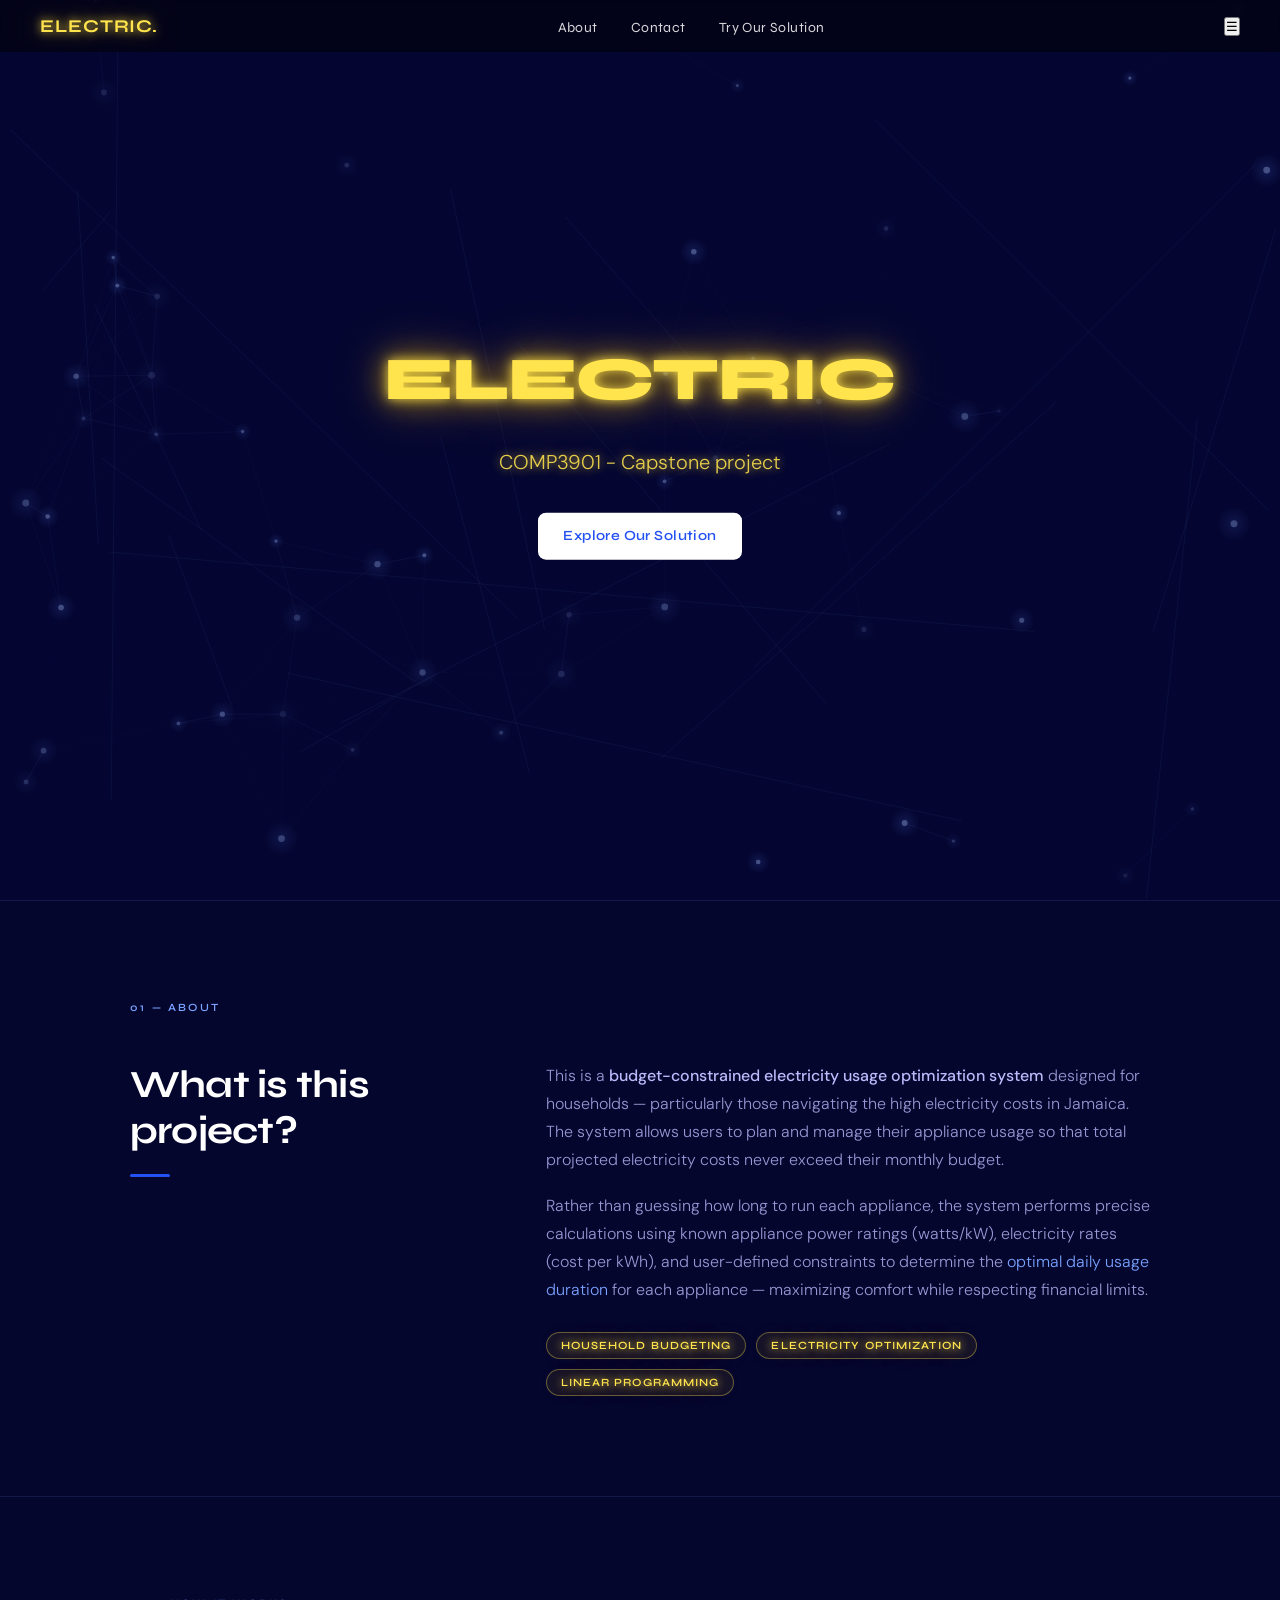
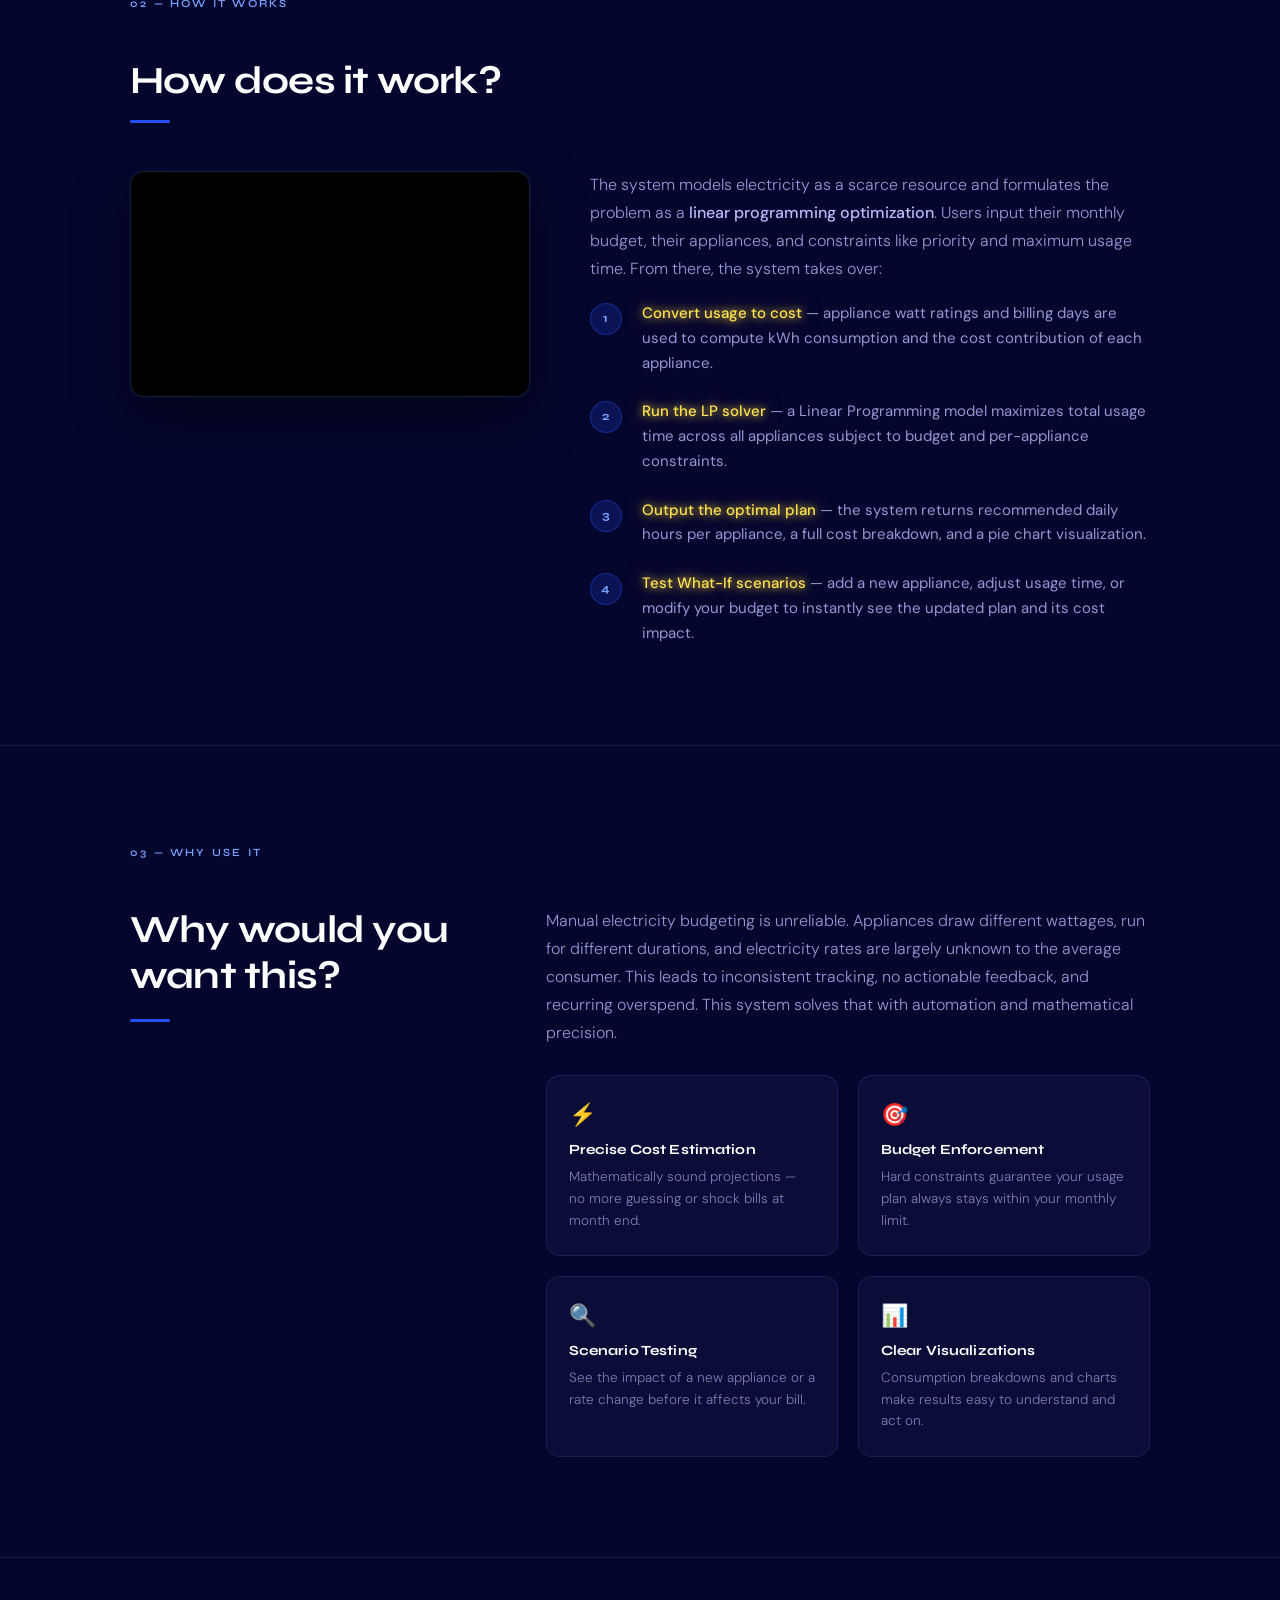
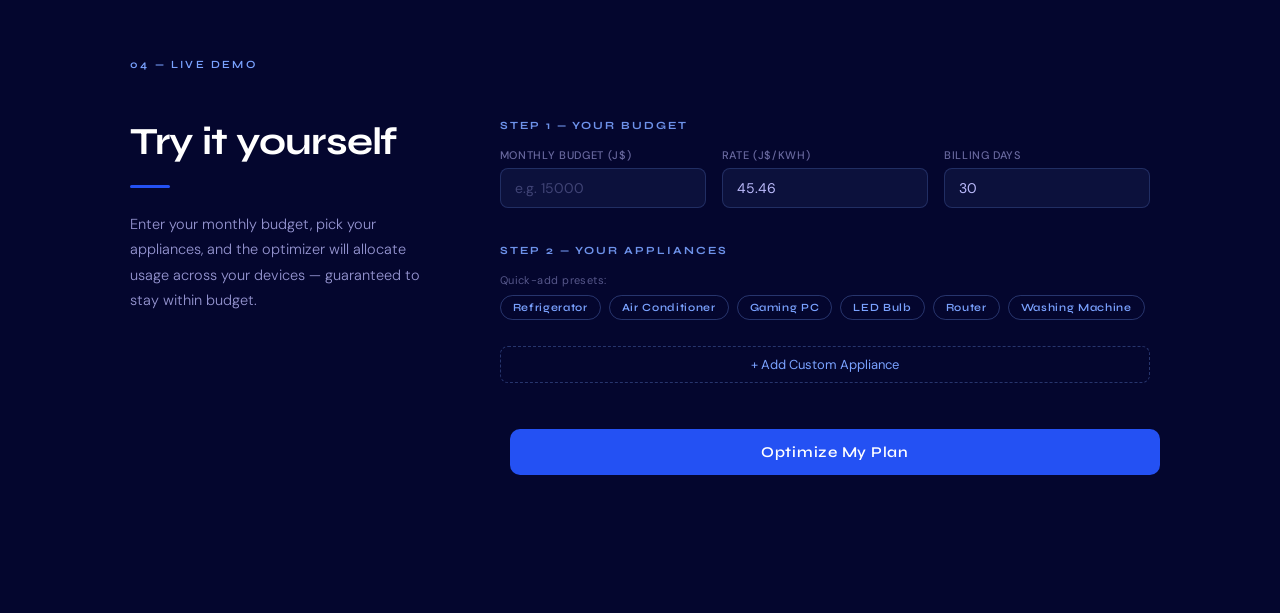
<file: index.html>
<!DOCTYPE html>
<html lang="en">
<head>
  <meta charset="UTF-8">
  <meta name="viewport" content="width=device-width, initial-scale=1.0">
  <title>ELECTRIC</title>
  <link rel="preconnect" href="https://fonts.googleapis.com">
  <link rel="preconnect" href="https://fonts.gstatic.com" crossorigin>
  <link href="https://fonts.googleapis.com/css2?family=Syne:wght@400;600;700;800&family=DM+Sans:ital,opsz,wght@0,9..40,300;0,9..40,400;0,9..40,500;1,9..40,300&display=swap" rel="stylesheet">
  <link rel="stylesheet" href="styles.css">
</head>

<body>

<!-- NAVBAR -->
<header class="navbar">
  <div class="nav-container">
    <div class="logo">ELECTRIC.</div>
    <nav class="nav-links">
      <a href="About.html">About</a>
      <a href="Contact.html">Contact</a>
      <a href="#demo">Try Our Solution</a>
    </nav>
    <button class="menu-toggle">☰</button>
  </div>
</header>

<!-- HERO -->
<section class="hero">
  <canvas id="heroCanvas" class="hero-canvas"></canvas>
  <div class="hero-overlay"></div>
  <div class="flux-wrap">
    <svg class="flux-svg"></svg>
  </div>
  <div class="hero-content">
    <h1 class="hero-title">ELECTRIC</h1>
    <p class="hero-text">COMP3901 - Capstone project</p>
    <div class="hero-buttons">
      <a href="#demo" class="btn secondary">Explore Our Solution</a>
    </div>
  </div>
</section>

<!-- ============================
     SECTION 1: ABOUT
     ============================ -->
<section class="info-section about-section reveal-section" id="about">
  <div class="section-inner">
    <div class="section-label">01 — About</div>
    <div class="section-grid">
      <div class="section-left">
        <h2 class="section-heading">What is this project?</h2>
        <div class="accent-bar"></div>
      </div>
      <div class="section-right">
        <p class="section-body">
          This is a <strong>budget-constrained electricity usage optimization system</strong> designed for households — particularly those navigating the high electricity costs in Jamaica. The system allows users to plan and manage their appliance usage so that total projected electricity costs never exceed their monthly budget.
        </p>
        <p class="section-body">
          Rather than guessing how long to run each appliance, the system performs precise calculations using known appliance power ratings (watts/kW), electricity rates (cost per kWh), and user-defined constraints to determine the <em>optimal daily usage duration</em> for each appliance — maximizing comfort while respecting financial limits.
        </p>
        <div class="tag-row">
          <span class="tag">Household Budgeting</span>
          <span class="tag">Electricity Optimization</span>
          <span class="tag">Linear Programming</span>
        </div>
      </div>
    </div>
  </div>
</section>

<!-- ============================
     SECTION 2: HOW IT WORKS
     ============================ -->
<section class="info-section how-section reveal-section" id="how-it-works">
  <div class="section-inner">
    <div class="section-label">02 — How It Works</div>
    <div class="section-heading-row">
      <h2 class="section-heading">How does it work?</h2>
      <div class="accent-bar"></div>
    </div>
    <div class="section-grid how-grid">
      <div class="how-video-col">
        <div class="how-video-wrap">
          <iframe
            class="how-video"
            src="https://www.youtube-nocookie.com/embed/bsLIeDRQrJo"
            frameborder="0"
            allowfullscreen
            allow="accelerometer; autoplay; clipboard-write; encrypted-media; gyroscope; picture-in-picture">
          </iframe>
        </div>
      </div>
      <div class="section-right">
        <p class="section-body">
          The system models electricity as a scarce resource and formulates the problem as a <strong>linear programming optimization</strong>. Users input their monthly budget, their appliances, and constraints like priority and maximum usage time. From there, the system takes over:
        </p>
        <ol class="steps-list">
          <li class="step-item">
            <span class="step-num">1</span>
            <div>
              <strong>Convert usage to cost</strong> — appliance watt ratings and billing days are used to compute kWh consumption and the cost contribution of each appliance.
            </div>
          </li>
          <li class="step-item">
            <span class="step-num">2</span>
            <div>
              <strong>Run the LP solver</strong> — a Linear Programming model maximizes total usage time across all appliances subject to budget and per-appliance constraints.
            </div>
          </li>
          <li class="step-item">
            <span class="step-num">3</span>
            <div>
              <strong>Output the optimal plan</strong> — the system returns recommended daily hours per appliance, a full cost breakdown, and a pie chart visualization.
            </div>
          </li>
          <li class="step-item">
            <span class="step-num">4</span>
            <div>
              <strong>Test What-If scenarios</strong> — add a new appliance, adjust usage time, or modify your budget to instantly see the updated plan and its cost impact.
            </div>
          </li>
        </ol>
      </div>
    </div>

  </div>
</section>

<!-- ============================
     SECTION 3: WHY USE IT
     ============================ -->
<section class="info-section why-section reveal-section" id="why">
  <div class="section-inner">
    <div class="section-label">03 — Why Use It</div>
    <div class="section-grid">
      <div class="section-left">
        <h2 class="section-heading">Why would you want this?</h2>
        <div class="accent-bar"></div>
      </div>
      <div class="section-right">
        <p class="section-body">
          Manual electricity budgeting is unreliable. Appliances draw different wattages, run for different durations, and electricity rates are largely unknown to the average consumer. This leads to inconsistent tracking, no actionable feedback, and recurring overspend. This system solves that with automation and mathematical precision.
        </p>
        <div class="benefits-grid">
          <div class="benefit-card">
            <div class="benefit-icon">⚡</div>
            <h4>Precise Cost Estimation</h4>
            <p>Mathematically sound projections — no more guessing or shock bills at month end.</p>
          </div>
          <div class="benefit-card">
            <div class="benefit-icon">🎯</div>
            <h4>Budget Enforcement</h4>
            <p>Hard constraints guarantee your usage plan always stays within your monthly limit.</p>
          </div>
          <div class="benefit-card">
            <div class="benefit-icon">🔍</div>
            <h4>Scenario Testing</h4>
            <p>See the impact of a new appliance or a rate change before it affects your bill.</p>
          </div>
          <div class="benefit-card">
            <div class="benefit-icon">📊</div>
            <h4>Clear Visualizations</h4>
            <p>Consumption breakdowns and charts make results easy to understand and act on.</p>
          </div>
        </div>
      </div>
    </div>
  </div>
</section>


<!-- ============================
     SECTION 4: INTERACTIVE DEMO
     ============================ -->
<section class="info-section demo-section reveal-section" id="demo">
  <div class="section-inner">
    <div class="section-label">04 &mdash; Live Demo</div>
    <div class="section-grid demo-full-grid">
      <div class="section-left">
        <h2 class="section-heading">Try it yourself</h2>
        <div class="accent-bar"></div>
        <p class="section-body demo-left-sub">Enter your monthly budget, pick your appliances, and the optimizer will allocate usage across your devices &mdash; guaranteed to stay within budget.</p>
      </div>
      <div class="section-right">

        <div class="demo-step" id="demo-step-1">
          <div class="demo-step-label">Step 1 &mdash; Your Budget</div>
          <div class="demo-budget-row">
            <div class="demo-field">
              <label>Monthly Budget (J$)</label>
              <input type="number" id="demo-budget" placeholder="e.g. 15000" min="1000" />
            </div>
            <div class="demo-field">
              <label>Rate (J$/kWh)</label>
              <input type="number" id="demo-rate" value="45.46" step="0.01" />
            </div>
            <div class="demo-field">
              <label>Billing Days</label>
              <input type="number" id="demo-days" value="30" min="1" max="31" />
            </div>
          </div>
        </div>

        <div class="demo-step" id="demo-step-2">
          <div class="demo-step-label">Step 2 &mdash; Your Appliances</div>
          <div class="demo-appliance-presets">
            <div class="demo-preset-label">Quick-add presets:</div>
            <div class="demo-preset-chips" id="demo-preset-chips"></div>
          </div>
          <div class="demo-appliance-list" id="demo-appliance-list"></div>
          <button class="demo-add-custom-btn" id="demo-add-custom">+ Add Custom Appliance</button>
        </div>

        <div class="demo-step demo-step-run">
          <button class="btn primary demo-run-btn" id="demo-run-btn">Optimize My Plan</button>
          <div class="demo-error" id="demo-error"></div>
        </div>

        <div class="demo-results" id="demo-results" style="display:none;">
          <div class="demo-results-header">
            <div class="demo-results-title">Optimized Allocation</div>
            <div class="demo-results-meta" id="demo-results-meta"></div>
          </div>
          <div class="demo-results-table-wrap">
            <table class="demo-results-table" id="demo-results-table"></table>
          </div>
          <div class="demo-chart-wrap">
            <canvas id="demo-pie-chart" width="260" height="260"></canvas>
            <div class="demo-chart-legend" id="demo-chart-legend"></div>
          </div>
          <div class="demo-whatif-section" id="demo-whatif">
            <div class="demo-step-label">What-If Scenario</div>
            <p class="demo-whatif-desc">See what happens if you use one more appliance than planned.</p>
            <div class="demo-whatif-row">
              <select id="whatif-appliance" class="demo-select"></select>
              <input type="number" id="whatif-extra" placeholder="Extra uses" min="1" class="demo-whatif-input" />
              <button class="btn primary demo-whatif-btn" id="demo-whatif-btn">Run Scenario</button>
            </div>
            <div class="demo-whatif-result" id="demo-whatif-result"></div>
          </div>
        </div>

      </div>
    </div>
  </div>
</section>

<script src="script.js"></script>
</body>
</html>
</file>
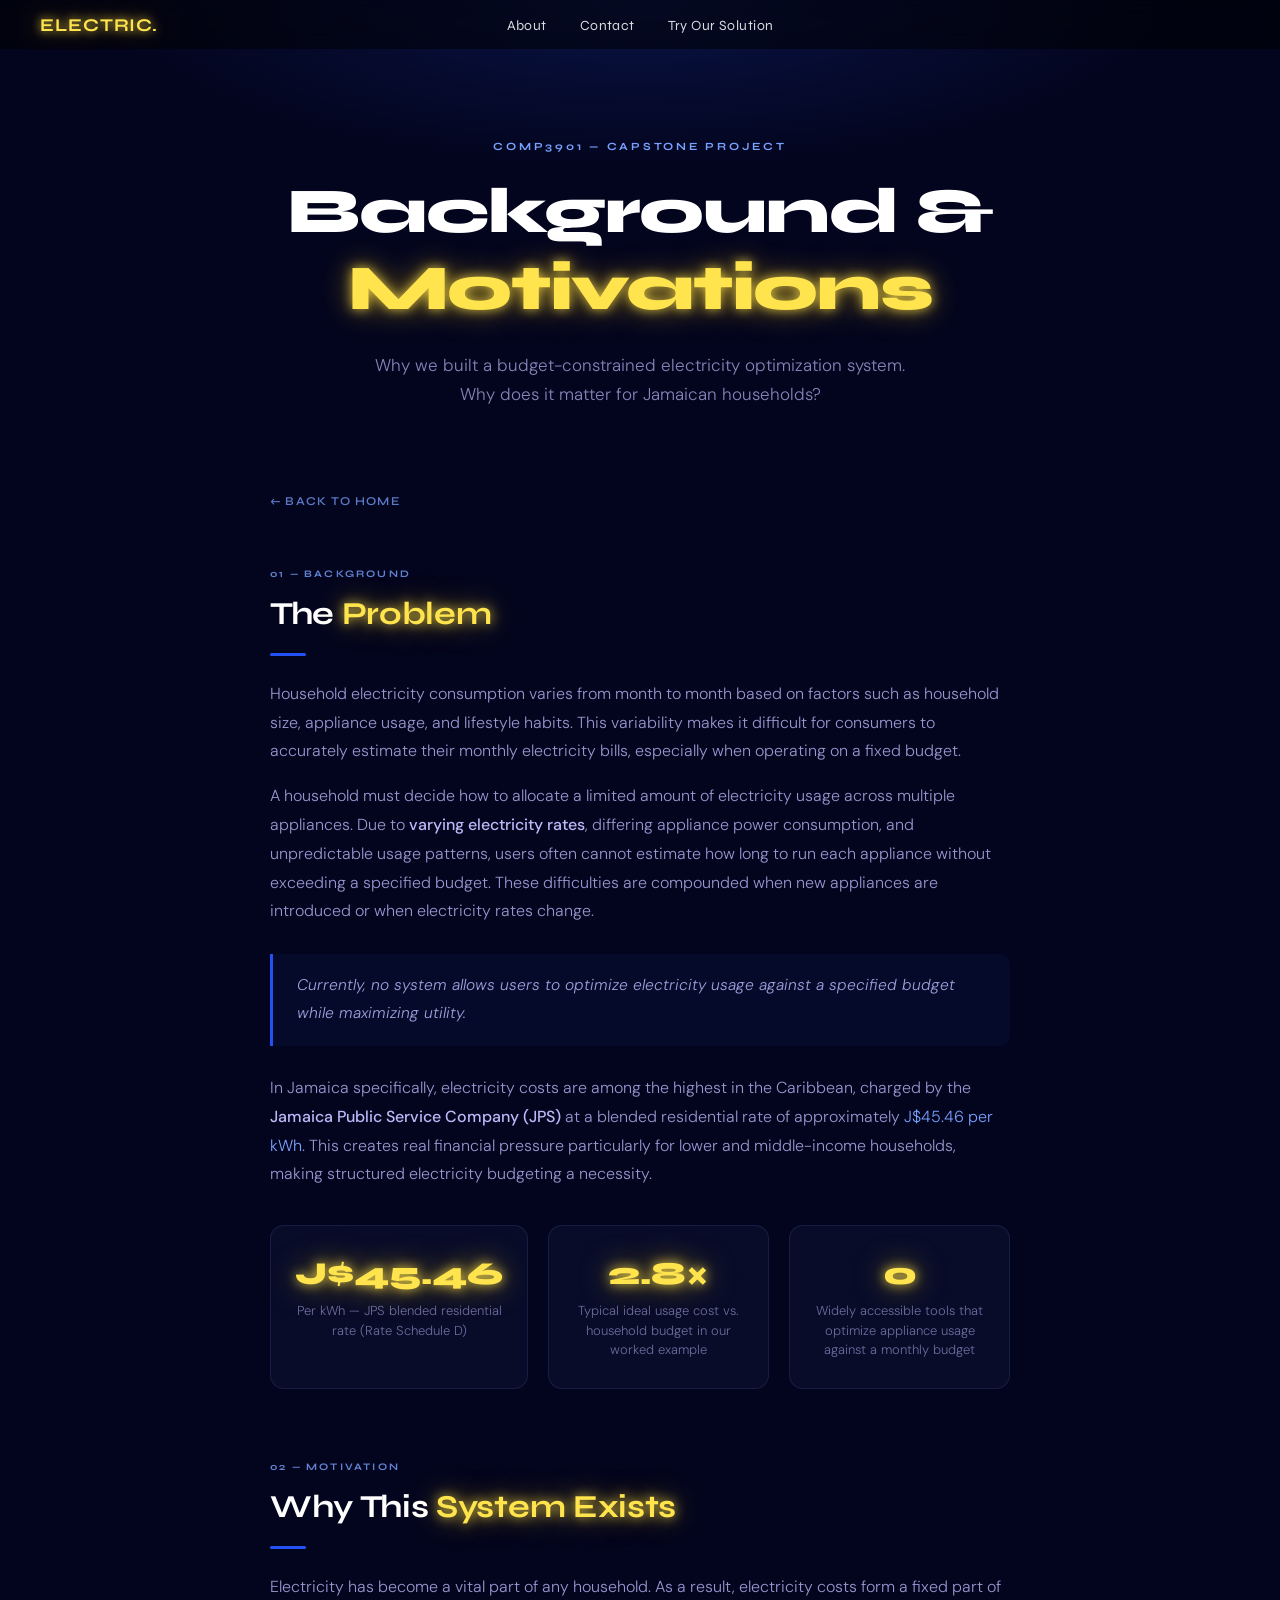
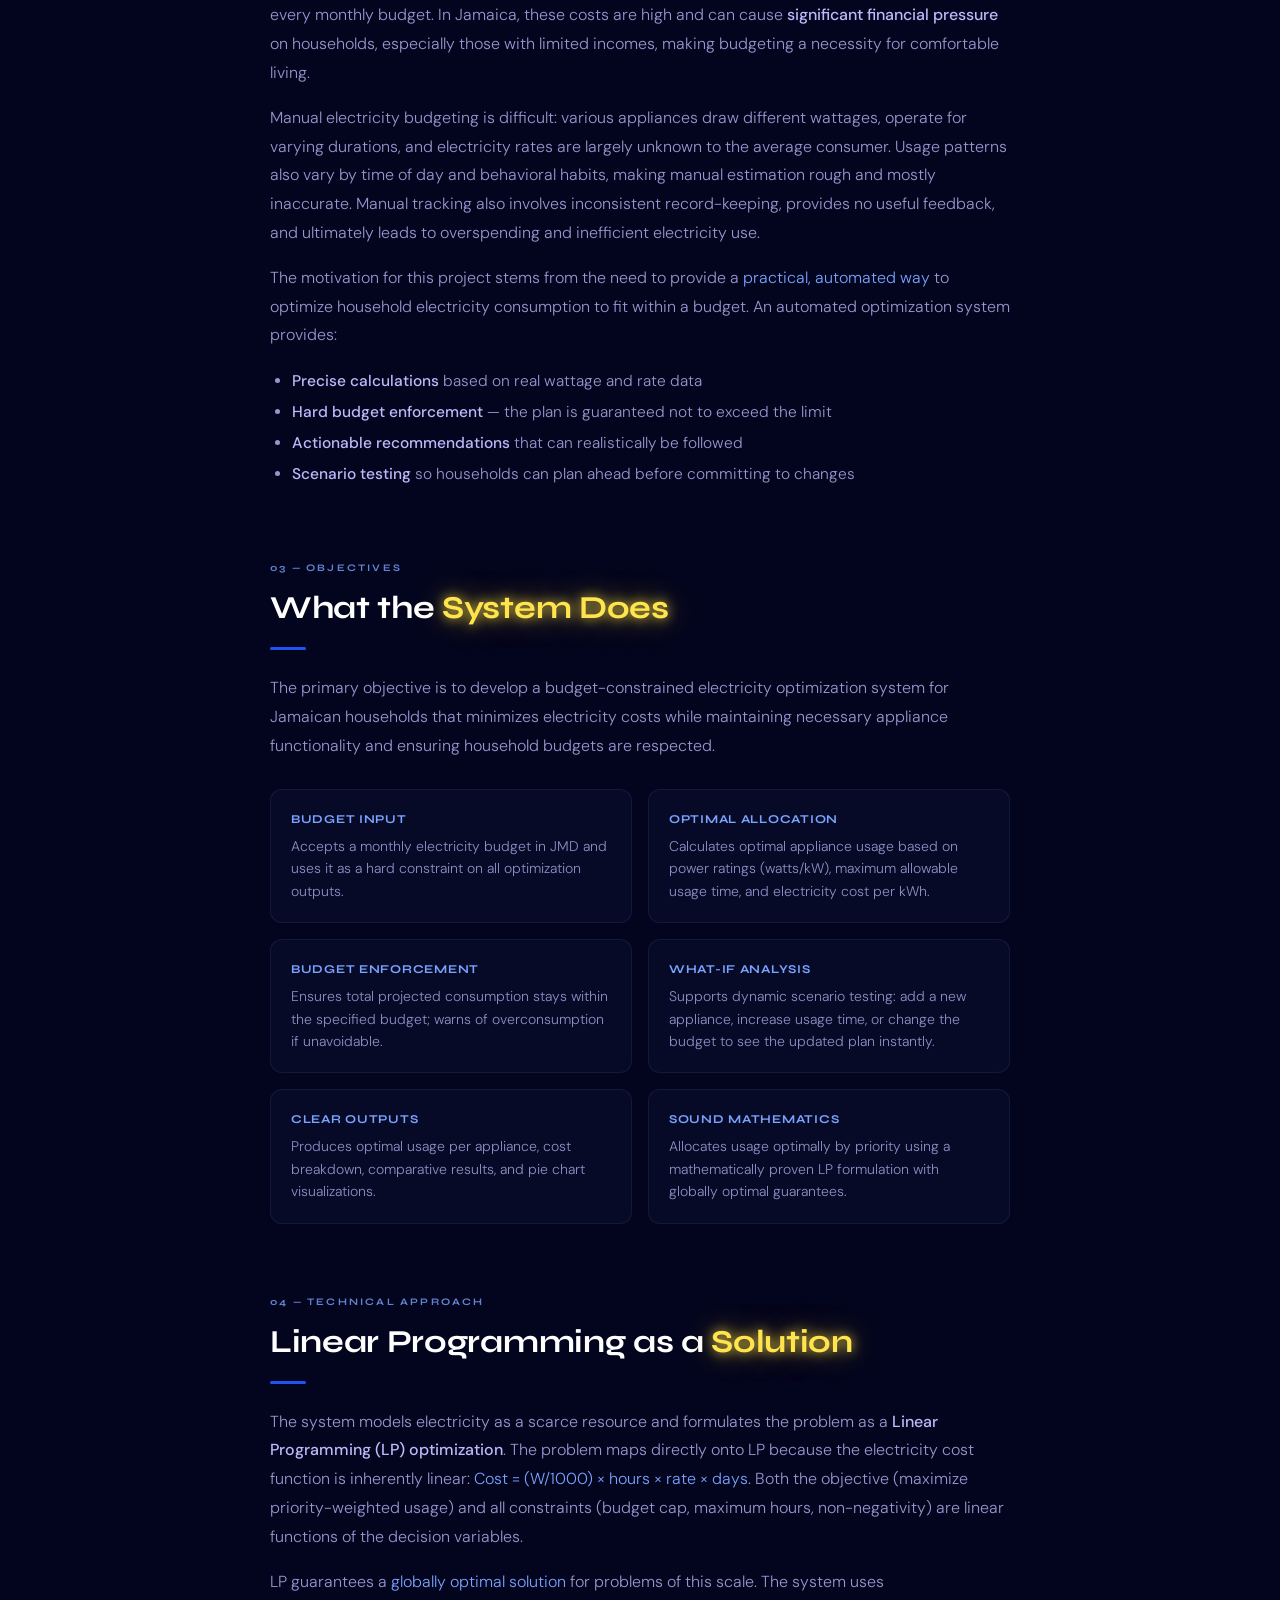
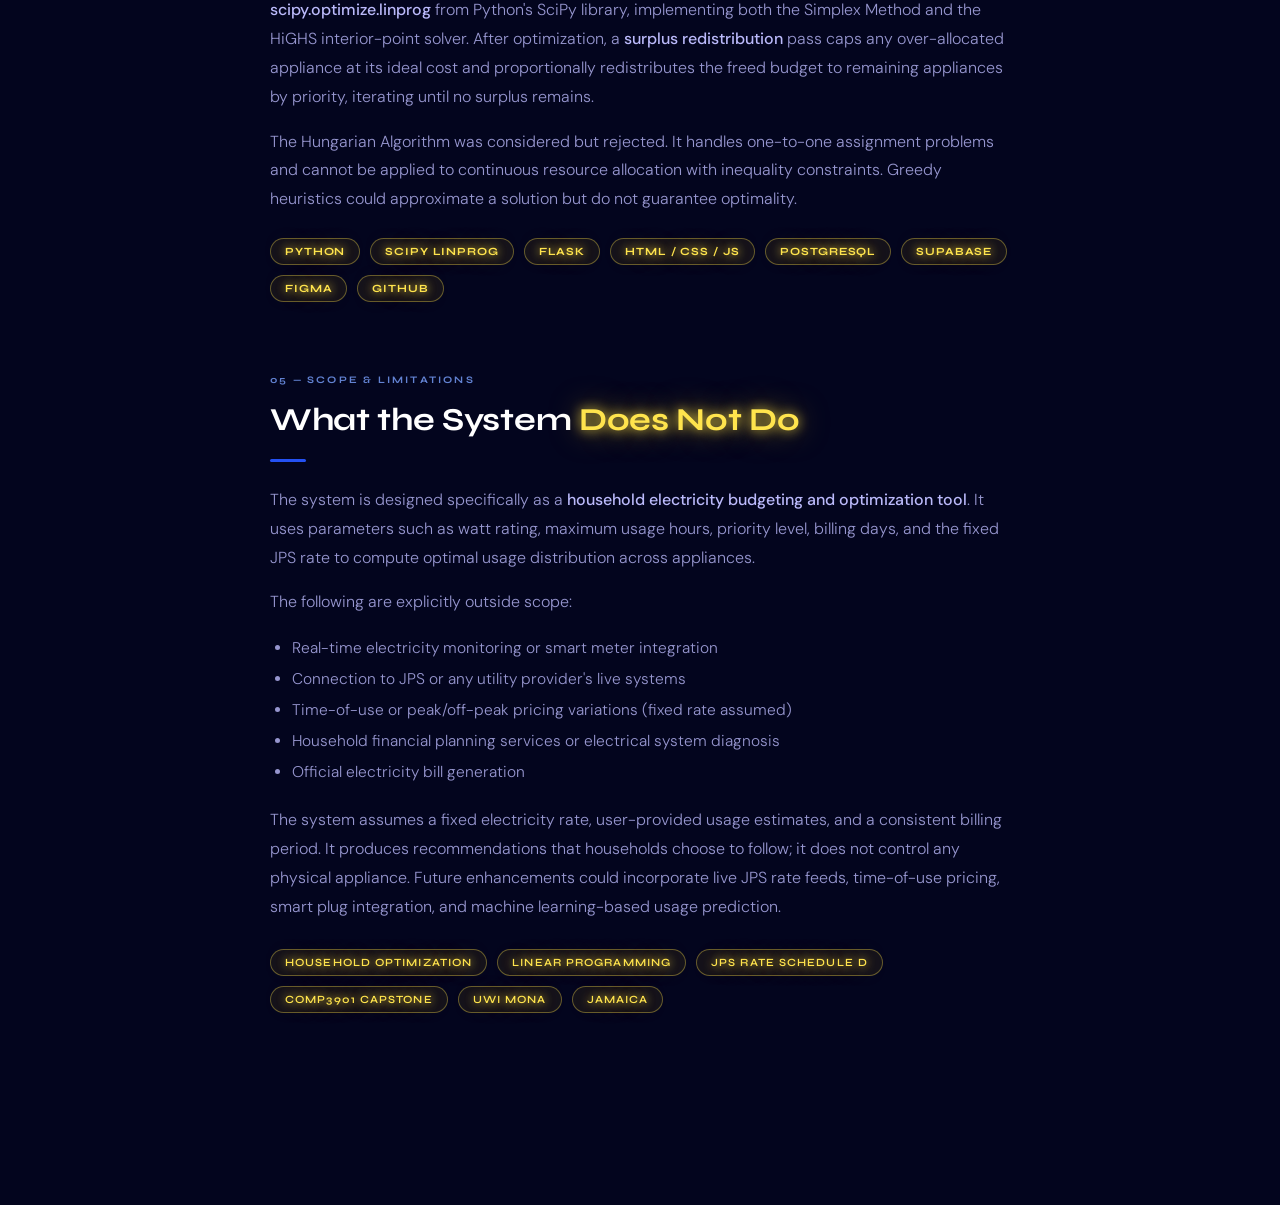
<file: About.html>
<!DOCTYPE html>
<html lang="en">
<head>
  <meta charset="UTF-8">
  <meta name="viewport" content="width=device-width, initial-scale=1.0">
  <title>About — ELECTRIC</title>
  <link rel="preconnect" href="https://fonts.googleapis.com">
  <link rel="preconnect" href="https://fonts.gstatic.com" crossorigin>
  <link href="https://fonts.googleapis.com/css2?family=Syne:wght@400;600;700;800&family=DM+Sans:ital,opsz,wght@0,9..40,300;0,9..40,400;0,9..40,500;1,9..40,300&display=swap" rel="stylesheet">
  <link rel="stylesheet" href="styles.css">
  <style>
    body { background: #03051e; }
    .page-hero { padding: 140px 0 80px; text-align: center; position: relative; overflow: hidden; }
    .page-hero::before { content: ''; position: absolute; inset: 0; background: radial-gradient(ellipse 60% 50% at 50% 0%, rgba(36,81,243,0.18) 0%, transparent 70%); pointer-events: none; }
    .page-hero-label { font-family: 'Syne', sans-serif; font-size: 11px; font-weight: 700; letter-spacing: 0.25em; text-transform: uppercase; color: #7aa2ff; margin-bottom: 20px; }
    .page-hero-title { font-family: 'Syne', sans-serif; font-size: clamp(2.4rem, 5vw, 4rem); font-weight: 800; color: #fff; letter-spacing: -0.02em; margin-bottom: 24px; }
    .page-hero-title span { color: #FFE44D; text-shadow: 0 0 12px rgba(255,228,77,0.8), 0 0 30px rgba(255,200,0,0.5); }
    .page-hero-sub { font-family: 'DM Sans', sans-serif; font-size: 17px; font-weight: 300; color: rgba(187,186,251,0.7); max-width: 560px; margin: 0 auto; line-height: 1.7; }
    .about-body { max-width: 820px; margin: 0 auto; padding: 0 40px 120px; }
    .back-link { display: inline-flex; align-items: center; gap: 8px; font-family: 'Syne', sans-serif; font-size: 12px; font-weight: 600; letter-spacing: 0.1em; text-transform: uppercase; color: #7aa2ff; text-decoration: none; margin-bottom: 60px; opacity: 0.75; transition: opacity 0.2s; }
    .back-link:hover { opacity: 1; }
    .about-block { margin-bottom: 72px; opacity: 0; transform: translateY(24px); transition: opacity 0.6s ease, transform 0.6s ease; }
    .about-block.visible { opacity: 1; transform: translateY(0); }
    .about-block-label { font-family: 'Syne', sans-serif; font-size: 10px; font-weight: 700; letter-spacing: 0.22em; text-transform: uppercase; color: #7aa2ff; margin-bottom: 14px; opacity: 0.8; }
    .about-block h2 { font-family: 'Syne', sans-serif; font-size: clamp(1.5rem, 2.5vw, 2rem); font-weight: 700; color: #fff; letter-spacing: -0.01em; margin-bottom: 20px; }
    .about-block h2 span { color: #FFE44D; text-shadow: 0 0 12px rgba(255,228,77,0.9), 0 0 30px rgba(255,200,0,0.6); animation: heroGlowPulse 3s ease-in-out infinite; }
    .about-divider { width: 36px; height: 3px; background: #2451F3; border-radius: 2px; margin-bottom: 24px; }
    .about-block p { font-family: 'DM Sans', sans-serif; font-size: 16px; font-weight: 300; line-height: 1.8; color: rgba(187,186,251,0.8); margin-bottom: 16px; }
    .about-block p strong { color: #BBBAFB; font-weight: 500; }
    .about-block p em { color: #7aa2ff; font-style: normal; }
    .about-block ul, .about-block ol { margin: 0 0 18px 22px; font-family: 'DM Sans', sans-serif; font-size: 15.5px; font-weight: 300; line-height: 2; color: rgba(187,186,251,0.8); }
    .about-block li strong { color: #BBBAFB; font-weight: 500; }
    .stat-row { display: grid; grid-template-columns: repeat(3, 1fr); gap: 20px; margin: 36px 0; }
    .stat-card { background: rgba(122,162,255,0.05); border: 1px solid rgba(122,162,255,0.12); border-radius: 14px; padding: 28px 24px; text-align: center; }
    .stat-number { font-family: 'Syne', sans-serif; font-size: 2rem; font-weight: 800; color: #FFE44D; text-shadow: 0 0 12px rgba(255,228,77,0.9), 0 0 30px rgba(255,200,0,0.6); margin-bottom: 8px; animation: heroGlowPulse 3s ease-in-out infinite; }
    .stat-label { font-size: 13px; color: rgba(187,186,251,0.55); font-weight: 300; line-height: 1.5; }
    .quote-block { border-left: 3px solid #2451F3; padding: 18px 24px; background: rgba(36,81,243,0.06); border-radius: 0 10px 10px 0; margin: 28px 0; }
    .quote-block p { font-size: 15.5px !important; font-style: italic; color: rgba(187,186,251,0.85) !important; margin: 0 !important; }
    .objectives-grid { display: grid; grid-template-columns: 1fr 1fr; gap: 16px; margin-top: 28px; }
    .obj-card { background: rgba(122,162,255,0.04); border: 1px solid rgba(122,162,255,0.1); border-radius: 12px; padding: 20px; font-size: 14px; line-height: 1.6; color: rgba(187,186,251,0.75); font-weight: 300; }
    .obj-card strong { display: block; font-family: 'Syne', sans-serif; font-size: 12px; font-weight: 700; letter-spacing: 0.06em; text-transform: uppercase; color: #7aa2ff; margin-bottom: 6px; }
    .tech-stack { display: flex; flex-wrap: wrap; gap: 10px; margin-top: 24px; }
    .tech-chip { font-family: 'Syne', sans-serif; font-size: 11px; font-weight: 700; letter-spacing: 0.08em; text-transform: uppercase; padding: 6px 14px; border-radius: 100px; border: 1px solid rgba(255,228,77,0.35); color: #FFE44D; background: rgba(255,200,0,0.07); text-shadow: 0 0 8px rgba(255,228,77,0.9), 0 0 20px rgba(255,200,0,0.5); animation: heroGlowPulse 3s ease-in-out infinite; }
    .tag-row { display: flex; flex-wrap: wrap; gap: 10px; margin-top: 28px; }
    .tag { font-family: 'Syne', sans-serif; font-size: 11px; font-weight: 600; letter-spacing: 0.1em; text-transform: uppercase; padding: 6px 14px; border: 1px solid rgba(255,228,77,0.35); border-radius: 100px; color: #FFE44D; background: rgba(255,200,0,0.07); text-shadow: 0 0 8px rgba(255,228,77,0.9), 0 0 20px rgba(255,200,0,0.5); animation: heroGlowPulse 3s ease-in-out infinite; }
    @media (max-width: 768px) { .stat-row { grid-template-columns: 1fr; } .objectives-grid { grid-template-columns: 1fr; } .about-body { padding: 0 24px 80px; } .page-hero { padding: 120px 24px 60px; } }
    .nav-container { justify-content: center; }
    .logo { position: absolute; left: 40px; }
  </style>
</head>
<body>

<header class="navbar">
  <div class="nav-container" style="position:relative;">
    <a class="logo" href="index.html" style="text-decoration:none;">ELECTRIC.</a>
    <nav class="nav-links">
      <a href="About.html">About</a>
      <a href="Contact.html">Contact</a>
      <a href="index.html#demo">Try Our Solution</a>
    </nav>
  </div>
</header>

<section class="page-hero">
  <div class="page-hero-label">COMP3901 &mdash; Capstone Project</div>
  <h1 class="page-hero-title">Background &amp; <span>Motivations</span></h1>
  <p class="page-hero-sub">Why we built a budget-constrained electricity optimization system. Why does it matter for Jamaican households?</p>
</section>

<div class="about-body">

  <a href="index.html" class="back-link">&#8592; Back to Home</a>

  <div class="about-block">
    <div class="about-block-label">01 &mdash; Background</div>
    <h2>The <span>Problem</span></h2>
    <div class="about-divider"></div>
    <p>Household electricity consumption varies from month to month based on factors such as household size, appliance usage, and lifestyle habits. This variability makes it difficult for consumers to accurately estimate their monthly electricity bills, especially when operating on a fixed budget.</p>
    <p>A household must decide how to allocate a limited amount of electricity usage across multiple appliances. Due to <strong>varying electricity rates</strong>, differing appliance power consumption, and unpredictable usage patterns, users often cannot estimate how long to run each appliance without exceeding a specified budget. These difficulties are compounded when new appliances are introduced or when electricity rates change.</p>
    <div class="quote-block"><p>Currently, no system allows users to optimize electricity usage against a specified budget while maximizing utility.</p></div>
    <p>In Jamaica specifically, electricity costs are among the highest in the Caribbean, charged by the <strong>Jamaica Public Service Company (JPS)</strong> at a blended residential rate of approximately <em>J$45.46 per kWh</em>. This creates real financial pressure particularly for lower and middle-income households, making structured electricity budgeting a necessity.</p>
    <div class="stat-row">
      <div class="stat-card"><div class="stat-number">J$45.46</div><div class="stat-label">Per kWh &mdash; JPS blended residential rate (Rate Schedule D)</div></div>
      <div class="stat-card"><div class="stat-number">2.8&times;</div><div class="stat-label">Typical ideal usage cost vs. household budget in our worked example</div></div>
      <div class="stat-card"><div class="stat-number">0</div><div class="stat-label">Widely accessible tools that optimize appliance usage against a monthly budget</div></div>
    </div>
  </div>

  <div class="about-block">
    <div class="about-block-label">02 &mdash; Motivation</div>
    <h2>Why This <span>System Exists</span></h2>
    <div class="about-divider"></div>
    <p>Electricity has become a vital part of any household. As a result, electricity costs form a fixed part of every monthly budget. In Jamaica, these costs are high and can cause <strong>significant financial pressure</strong> on households, especially those with limited incomes, making budgeting a necessity for comfortable living.</p>
    <p>Manual electricity budgeting is difficult: various appliances draw different wattages, operate for varying durations, and electricity rates are largely unknown to the average consumer. Usage patterns also vary by time of day and behavioral habits, making manual estimation rough and mostly inaccurate. Manual tracking also involves inconsistent record-keeping, provides no useful feedback, and ultimately leads to overspending and inefficient electricity use.</p>
    <p>The motivation for this project stems from the need to provide a <em>practical, automated way</em> to optimize household electricity consumption to fit within a budget. An automated optimization system provides:</p>
    <ul>
      <li><strong>Precise calculations</strong> based on real wattage and rate data</li>
      <li><strong>Hard budget enforcement</strong> &mdash; the plan is guaranteed not to exceed the limit</li>
      <li><strong>Actionable recommendations</strong> that can realistically be followed</li>
      <li><strong>Scenario testing</strong> so households can plan ahead before committing to changes</li>
    </ul>
  </div>

  <div class="about-block">
    <div class="about-block-label">03 &mdash; Objectives</div>
    <h2>What the <span>System Does</span></h2>
    <div class="about-divider"></div>
    <p>The primary objective is to develop a budget-constrained electricity optimization system for Jamaican households that minimizes electricity costs while maintaining necessary appliance functionality and ensuring household budgets are respected.</p>
    <div class="objectives-grid">
      <div class="obj-card"><strong>Budget Input</strong>Accepts a monthly electricity budget in JMD and uses it as a hard constraint on all optimization outputs.</div>
      <div class="obj-card"><strong>Optimal Allocation</strong>Calculates optimal appliance usage based on power ratings (watts/kW), maximum allowable usage time, and electricity cost per kWh.</div>
      <div class="obj-card"><strong>Budget Enforcement</strong>Ensures total projected consumption stays within the specified budget; warns of overconsumption if unavoidable.</div>
      <div class="obj-card"><strong>What-If Analysis</strong>Supports dynamic scenario testing: add a new appliance, increase usage time, or change the budget to see the updated plan instantly.</div>
      <div class="obj-card"><strong>Clear Outputs</strong>Produces optimal usage per appliance, cost breakdown, comparative results, and pie chart visualizations.</div>
      <div class="obj-card"><strong>Sound Mathematics</strong>Allocates usage optimally by priority using a mathematically proven LP formulation with globally optimal guarantees.</div>
    </div>
  </div>

  <div class="about-block">
    <div class="about-block-label">04 &mdash; Technical Approach</div>
    <h2>Linear Programming as a <span>Solution</span></h2>
    <div class="about-divider"></div>
    <p>The system models electricity as a scarce resource and formulates the problem as a <strong>Linear Programming (LP) optimization</strong>. The problem maps directly onto LP because the electricity cost function is inherently linear: <em>Cost = (W/1000) &times; hours &times; rate &times; days</em>. Both the objective (maximize priority-weighted usage) and all constraints (budget cap, maximum hours, non-negativity) are linear functions of the decision variables.</p>
    <p>LP guarantees a <em>globally optimal solution</em> for problems of this scale. The system uses <strong>scipy.optimize.linprog</strong> from Python's SciPy library, implementing both the Simplex Method and the HiGHS interior-point solver. After optimization, a <strong>surplus redistribution</strong> pass caps any over-allocated appliance at its ideal cost and proportionally redistributes the freed budget to remaining appliances by priority, iterating until no surplus remains.</p>
    <p>The Hungarian Algorithm was considered but rejected. It handles one-to-one assignment problems and cannot be applied to continuous resource allocation with inequality constraints. Greedy heuristics could approximate a solution but do not guarantee optimality.</p>
    <div class="tech-stack">
      <span class="tech-chip">Python</span>
      <span class="tech-chip">SciPy linprog</span>
      <span class="tech-chip">Flask</span>
      <span class="tech-chip">HTML / CSS / JS</span>
      <span class="tech-chip">PostgreSQL</span>
      <span class="tech-chip">Supabase</span>
      <span class="tech-chip">Figma</span>
      <span class="tech-chip">GitHub</span>
    </div>
  </div>

  <div class="about-block">
    <div class="about-block-label">05 &mdash; Scope &amp; Limitations</div>
    <h2>What the System <span>Does Not Do</span></h2>
    <div class="about-divider"></div>
    <p>The system is designed specifically as a <strong>household electricity budgeting and optimization tool</strong>. It uses parameters such as watt rating, maximum usage hours, priority level, billing days, and the fixed JPS rate to compute optimal usage distribution across appliances.</p>
    <p>The following are explicitly outside scope:</p>
    <ul>
      <li>Real-time electricity monitoring or smart meter integration</li>
      <li>Connection to JPS or any utility provider's live systems</li>
      <li>Time-of-use or peak/off-peak pricing variations (fixed rate assumed)</li>
      <li>Household financial planning services or electrical system diagnosis</li>
      <li>Official electricity bill generation</li>
    </ul>
    <p>The system assumes a fixed electricity rate, user-provided usage estimates, and a consistent billing period. It produces recommendations that households choose to follow; it does not control any physical appliance. Future enhancements could incorporate live JPS rate feeds, time-of-use pricing, smart plug integration, and machine learning-based usage prediction.</p>
    <div class="tag-row">
      <span class="tag">Household Optimization</span>
      <span class="tag">Linear Programming</span>
      <span class="tag">JPS Rate Schedule D</span>
      <span class="tag">COMP3901 Capstone</span>
      <span class="tag">UWI Mona</span>
      <span class="tag">Jamaica</span>
    </div>
  </div>

</div>

<script>
  var blocks = document.querySelectorAll('.about-block');
  var obs = new IntersectionObserver(function(entries) {
    entries.forEach(function(e) {
      if (e.isIntersecting) { e.target.classList.add('visible'); obs.unobserve(e.target); }
    });
  }, { threshold: 0.08 });
  blocks.forEach(function(b) { obs.observe(b); });
</script>

</body>
</html>
</file>
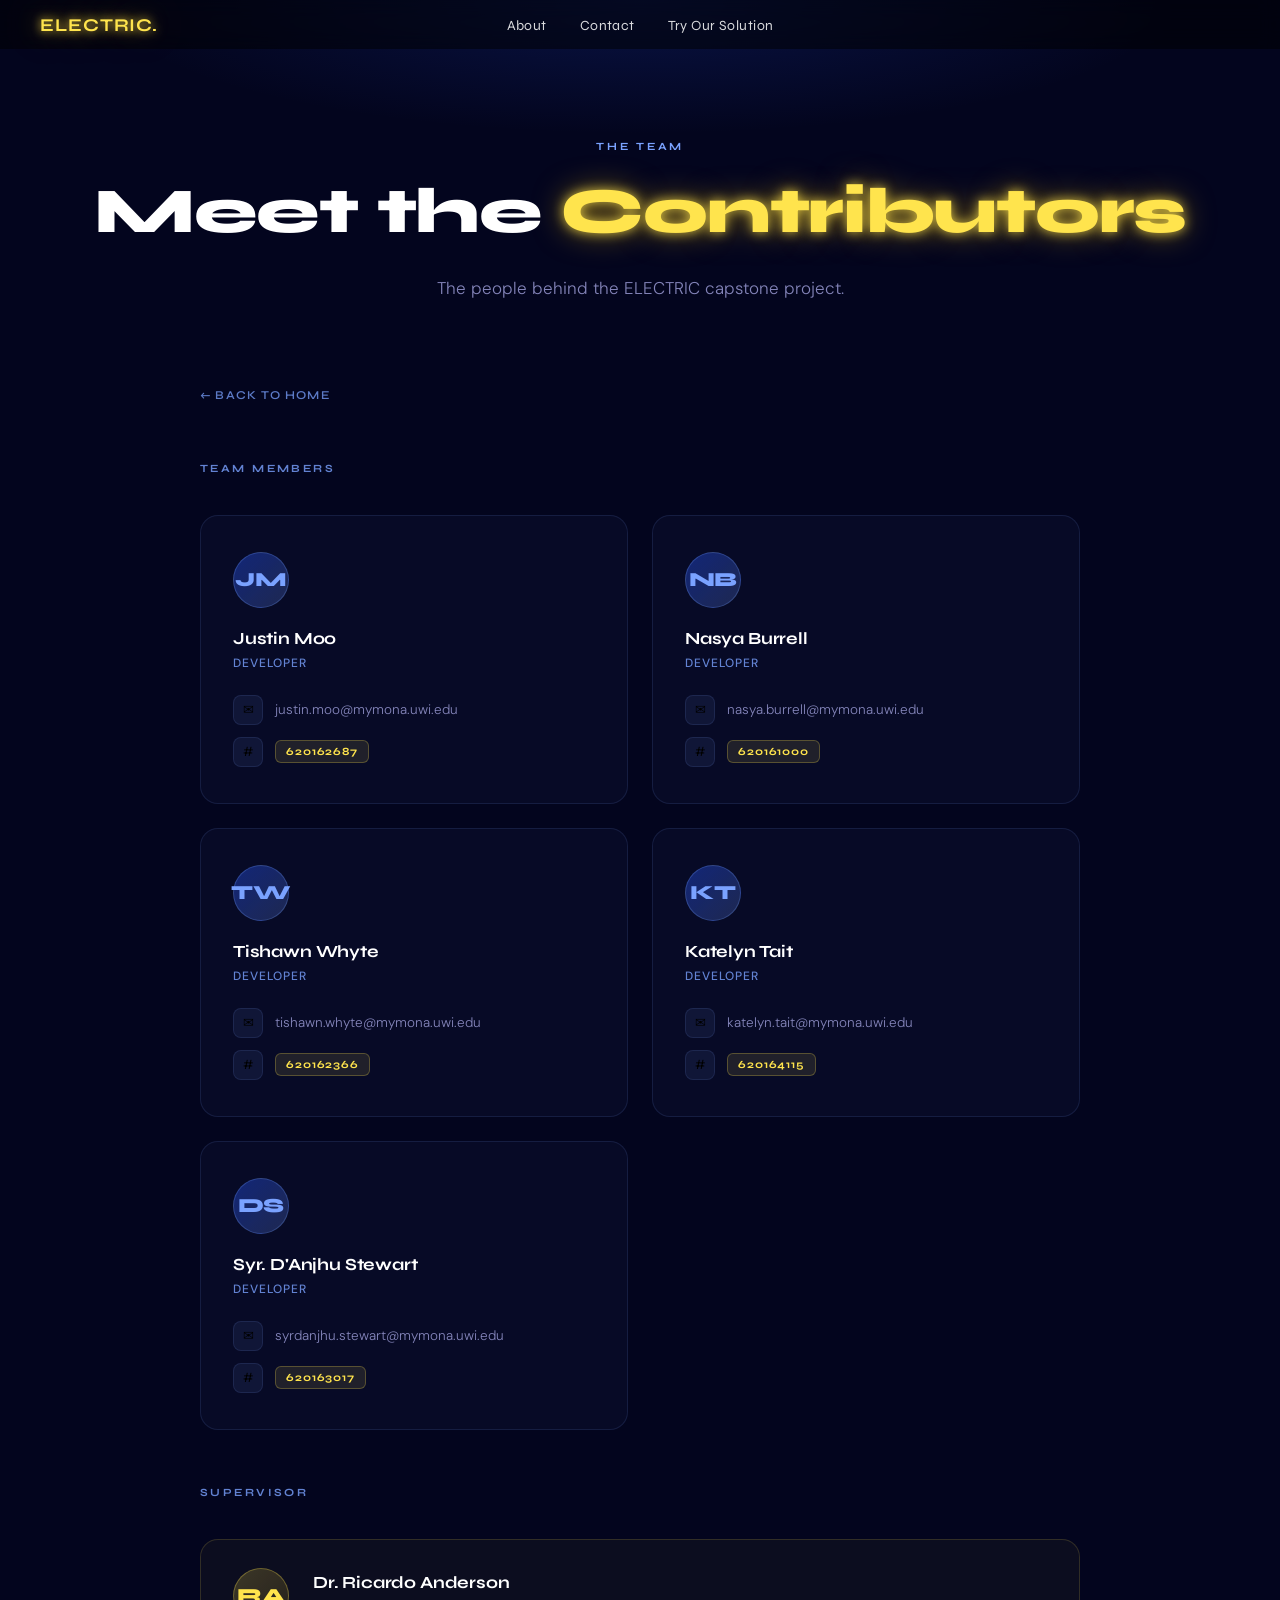
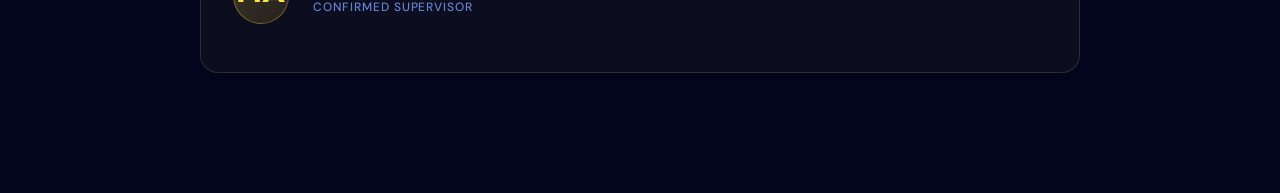
<file: Contact.html>
<!DOCTYPE html>
<html lang="en">
<head>
  <meta charset="UTF-8">
  <meta name="viewport" content="width=device-width, initial-scale=1.0">
  <title>Contact — ELECTRIC</title>
  <link rel="preconnect" href="https://fonts.googleapis.com">
  <link rel="preconnect" href="https://fonts.gstatic.com" crossorigin>
  <link href="https://fonts.googleapis.com/css2?family=Syne:wght@400;600;700;800&family=DM+Sans:ital,opsz,wght@0,9..40,300;0,9..40,400;0,9..40,500;1,9..40,300&display=swap" rel="stylesheet">
  <link rel="stylesheet" href="styles.css">
  <style>
    body { background: #03051e; }

    .page-hero {
      padding: 140px 0 80px;
      text-align: center;
      position: relative;
      overflow: hidden;
    }

    .page-hero::before {
      content: '';
      position: absolute;
      inset: 0;
      background: radial-gradient(ellipse 60% 50% at 50% 0%, rgba(36,81,243,0.18) 0%, transparent 70%);
      pointer-events: none;
    }

    .page-hero-label {
      font-family: 'Syne', sans-serif;
      font-size: 11px;
      font-weight: 700;
      letter-spacing: 0.25em;
      text-transform: uppercase;
      color: #7aa2ff;
      margin-bottom: 20px;
    }

    .page-hero-title {
      font-family: 'Syne', sans-serif;
      font-size: clamp(2.4rem, 5vw, 4rem);
      font-weight: 800;
      color: #fff;
      letter-spacing: -0.02em;
      margin-bottom: 24px;
    }

    .page-hero-title span {
      color: #FFE44D;
      text-shadow:
        0 0 12px rgba(255,228,77,0.8),
        0 0 30px rgba(255,200,0,0.5);
    }

    .page-hero-sub {
      font-family: 'DM Sans', sans-serif;
      font-size: 17px;
      font-weight: 300;
      color: rgba(187,186,251,0.7);
      max-width: 500px;
      margin: 0 auto;
      line-height: 1.7;
    }

    .contact-body {
      max-width: 960px;
      margin: 0 auto;
      padding: 0 40px 120px;
    }

    .back-link {
      display: inline-flex;
      align-items: center;
      gap: 8px;
      font-family: 'Syne', sans-serif;
      font-size: 12px;
      font-weight: 600;
      letter-spacing: 0.1em;
      text-transform: uppercase;
      color: #7aa2ff;
      text-decoration: none;
      margin-bottom: 60px;
      opacity: 0.75;
      transition: opacity 0.2s;
    }

    .back-link:hover { opacity: 1; }

    .team-section-label {
      font-family: 'Syne', sans-serif;
      font-size: 11px;
      font-weight: 700;
      letter-spacing: 0.22em;
      text-transform: uppercase;
      color: #7aa2ff;
      margin-bottom: 40px;
      opacity: 0.8;
    }

    .team-grid {
      display: grid;
      grid-template-columns: repeat(auto-fill, minmax(280px, 1fr));
      gap: 24px;
    }

    .member-card {
      background: rgba(122,162,255,0.04);
      border: 1px solid rgba(122,162,255,0.12);
      border-radius: 18px;
      padding: 36px 32px;
      transition: border-color 0.3s, background 0.3s, transform 0.3s;
      opacity: 0;
      transform: translateY(20px);
      transition: opacity 0.5s ease, transform 0.5s ease, border-color 0.3s, background 0.3s;
    }

    .member-card.visible {
      opacity: 1;
      transform: translateY(0);
    }

    .member-card:hover {
      border-color: rgba(36,81,243,0.35);
      background: rgba(36,81,243,0.07);
      transform: translateY(-4px);
    }

    .member-avatar {
      width: 56px;
      height: 56px;
      border-radius: 50%;
      background: linear-gradient(135deg, rgba(36,81,243,0.4), rgba(122,162,255,0.2));
      border: 1px solid rgba(122,162,255,0.25);
      display: flex;
      align-items: center;
      justify-content: center;
      font-family: 'Syne', sans-serif;
      font-size: 20px;
      font-weight: 800;
      color: #7aa2ff;
      margin-bottom: 20px;
      letter-spacing: -0.02em;
    }

    .member-name {
      font-family: 'Syne', sans-serif;
      font-size: 17px;
      font-weight: 700;
      color: #fff;
      margin-bottom: 6px;
      letter-spacing: -0.01em;
    }

    .member-role {
      font-size: 12px;
      font-weight: 500;
      letter-spacing: 0.08em;
      text-transform: uppercase;
      color: #7aa2ff;
      margin-bottom: 24px;
      opacity: 0.8;
    }

    .member-details {
      display: flex;
      flex-direction: column;
      gap: 12px;
    }

    .member-detail-row {
      display: flex;
      align-items: center;
      gap: 12px;
    }

    .member-detail-icon {
      width: 30px;
      height: 30px;
      border-radius: 8px;
      background: rgba(122,162,255,0.08);
      border: 1px solid rgba(122,162,255,0.12);
      display: flex;
      align-items: center;
      justify-content: center;
      font-size: 13px;
      flex-shrink: 0;
    }

    .member-detail-text {
      font-size: 13.5px;
      color: rgba(187,186,251,0.7);
      font-weight: 300;
      word-break: break-all;
    }

    .member-detail-text a {
      color: rgba(187,186,251,0.7);
      text-decoration: none;
      transition: color 0.2s;
    }

    .member-detail-text a:hover {
      color: #7aa2ff;
    }

    .member-id-badge {
      display: inline-block;
      font-family: 'Syne', sans-serif;
      font-size: 11px;
      font-weight: 700;
      letter-spacing: 0.08em;
      padding: 4px 10px;
      border-radius: 6px;
      background: rgba(255,228,77,0.1);
      border: 1px solid rgba(255,228,77,0.25);
      color: #FFE44D;
    }

    .supervisor-card {
      display: flex;
      align-items: center;
      gap: 24px;
      background: rgba(255,228,77,0.04);
      border: 1px solid rgba(255,228,77,0.15);
      border-radius: 18px;
      padding: 28px 32px;
    }

    @media (max-width: 768px) {
      .contact-body { padding: 0 24px 80px; }
      .page-hero { padding: 120px 24px 60px; }
      .team-grid { grid-template-columns: 1fr; }
    }
    .nav-container { justify-content: center; }
    .logo { position: absolute; left: 40px; }
  </style>
</head>
<body>

<header class="navbar">
  <div class="nav-container" style="position:relative;">
    <a class="logo" href="index.html" style="text-decoration:none;">ELECTRIC.</a>
    <nav class="nav-links">
      <a href="About.html">About</a>
      <a href="Contact.html">Contact</a>
      <a href="index.html#demo">Try Our Solution</a>
    </nav>
  </div>
</header>

<section class="page-hero">
  <div class="page-hero-label">The Team</div>
  <h1 class="page-hero-title">Meet the <span>Contributors</span></h1>
  <p class="page-hero-sub">The people behind the ELECTRIC capstone project.</p>
</section>

<div class="contact-body">

  <a href="index.html" class="back-link">&#8592; Back to Home</a>

  <div class="team-section-label">Team Members</div>

  <div class="team-grid">

    <div class="member-card">
      <div class="member-avatar">JM</div>
      <div class="member-name">Justin Moo</div>
      <div class="member-role">Developer</div>
      <div class="member-details">
        <div class="member-detail-row">
          <div class="member-detail-icon">&#9993;</div>
          <div class="member-detail-text">
            <a href="mailto:justin.moo@mymona.uwi.edu">justin.moo@mymona.uwi.edu</a>
          </div>
        </div>
        <div class="member-detail-row">
          <div class="member-detail-icon">#</div>
          <div class="member-detail-text"><span class="member-id-badge">620162687</span></div>
        </div>
      </div>
    </div>

    <div class="member-card">
      <div class="member-avatar">NB</div>
      <div class="member-name">Nasya Burrell</div>
      <div class="member-role">Developer</div>
      <div class="member-details">
        <div class="member-detail-row">
          <div class="member-detail-icon">&#9993;</div>
          <div class="member-detail-text">
            <a href="mailto:nasya.burrell@mymona.uwi.edu">nasya.burrell@mymona.uwi.edu</a>
          </div>
        </div>
        <div class="member-detail-row">
          <div class="member-detail-icon">#</div>
          <div class="member-detail-text"><span class="member-id-badge">620161000</span></div>
        </div>
      </div>
    </div>

    <div class="member-card">
      <div class="member-avatar">TW</div>
      <div class="member-name">Tishawn Whyte</div>
      <div class="member-role">Developer</div>
      <div class="member-details">
        <div class="member-detail-row">
          <div class="member-detail-icon">&#9993;</div>
          <div class="member-detail-text">
            <a href="mailto:tishawn.whyte@mymona.uwi.edu">tishawn.whyte@mymona.uwi.edu</a>
          </div>
        </div>
        <div class="member-detail-row">
          <div class="member-detail-icon">#</div>
          <div class="member-detail-text"><span class="member-id-badge">620162366</span></div>
        </div>
      </div>
    </div>

    <div class="member-card">
      <div class="member-avatar">KT</div>
      <div class="member-name">Katelyn Tait</div>
      <div class="member-role">Developer</div>
      <div class="member-details">
        <div class="member-detail-row">
          <div class="member-detail-icon">&#9993;</div>
          <div class="member-detail-text">
            <a href="mailto:katelyn.tait@mymona.uwi.edu">katelyn.tait@mymona.uwi.edu</a>
          </div>
        </div>
        <div class="member-detail-row">
          <div class="member-detail-icon">#</div>
          <div class="member-detail-text"><span class="member-id-badge">620164115</span></div>
        </div>
      </div>
    </div>

    <div class="member-card">
      <div class="member-avatar">DS</div>
      <div class="member-name">Syr. D'Anjhu Stewart</div>
      <div class="member-role">Developer</div>
      <div class="member-details">
        <div class="member-detail-row">
          <div class="member-detail-icon">&#9993;</div>
          <div class="member-detail-text">
            <a href="mailto:syrdanjhu.stewart@mymona.uwi.edu">syrdanjhu.stewart@mymona.uwi.edu</a>
          </div>
        </div>
        <div class="member-detail-row">
          <div class="member-detail-icon">#</div>
          <div class="member-detail-text"><span class="member-id-badge">620163017</span></div>
        </div>
      </div>
    </div>

  </div>

  <div class="supervisor-block">
    <div class="team-section-label" style="margin-top:56px;">Supervisor</div>
    <div class="supervisor-card">
      <div class="member-avatar" style="background:linear-gradient(135deg,rgba(255,228,77,0.2),rgba(255,200,0,0.1));border-color:rgba(255,228,77,0.3);color:#FFE44D;">RA</div>
      <div>
        <div class="member-name">Dr. Ricardo Anderson</div>
        <div class="member-role">Confirmed Supervisor</div>
      </div>
    </div>
  </div>
</div>

<script>
  var cards = document.querySelectorAll('.member-card');
  var obs = new IntersectionObserver(function(entries) {
    entries.forEach(function(e, i) {
      if (e.isIntersecting) {
        setTimeout(function() {
          e.target.classList.add('visible');
        }, i * 100);
        obs.unobserve(e.target);
      }
    });
  }, { threshold: 0.1 });
  cards.forEach(function(c) { obs.observe(c); });
</script>

</body>
</html>
</file>
<file: styles.css>
/* RESET */
* {
  margin: 0;
  padding: 0;
  box-sizing: border-box;
}

/* FONTS */
body {
  font-family: 'DM Sans', sans-serif;
  background: #04062e;
}

/* NAVBAR */
.navbar {
  position: fixed;
  width: 100%;
  top: 0;
  background: rgba(0,0,0,0.5);
  backdrop-filter: blur(10px);
  z-index: 1000;
}

.nav-container {
  display: flex;
  justify-content: space-between;
  align-items: center;
  padding: 15px 40px;
  color: white;
  font-family: 'Syne', sans-serif;
}

.logo {
  font-weight: 700;
  font-size: 18px;
  letter-spacing: 0.05em;
  color: #FFE44D;
  text-shadow:
    0 0 10px rgba(255, 228, 77, 0.9),
    0 0 25px rgba(255, 200, 0, 0.6),
    0 0 50px rgba(255, 180, 0, 0.35);
  animation: heroGlowPulse 3s ease-in-out infinite;
}

.nav-links a {
  margin: 0 15px;
  text-decoration: none;
  color: white;
  font-size: 14px;
  letter-spacing: 0.03em;
  opacity: 0.85;
  transition: opacity 0.2s;
}
.nav-links a:hover { opacity: 1; }

/* HERO */
.hero {
  position: relative;
  height: 100vh;
  overflow: hidden;
}

/* ANIMATED CANVAS BACKGROUND */
.hero-canvas {
  position: absolute;
  top: 0;
  left: 0;
  width: 100%;
  height: 100%;
  z-index: -3;
}

/* DARK OVERLAY */
.hero-overlay {
  position: absolute;
  inset: 0;
  background: rgba(5, 7, 63, 0.6);
  z-index: -2;
}

/* GRID BACKGROUND */
.flux-wrap {
  position: absolute;
  inset: 0;
  z-index: -1;
}

.flux-svg {
  width: 100%;
  height: 100%;
}

/* TEXT CONTENT */
.hero-content {
  position: relative;
  z-index: 2;
  max-width: 900px;
  margin: auto;
  top: 50%;
  transform: translateY(-50%);
  color: #BBBAFB;
  font-size: 28px;
  line-height: 1.6;
  text-align: center;
  padding: 20px;
  font-family: 'Syne', sans-serif;
  transition: all 0.3s ease-out;
}

.hero-title {
  font-size: clamp(2.2rem, 5vw, 3.8rem);
  font-weight: 800;
  letter-spacing: -0.02em;
  margin-bottom: 18px;
  color: #FFE44D;
  text-shadow:
    0 0 12px rgba(255, 228, 77, 0.9),
    0 0 30px rgba(255, 200, 0, 0.7),
    0 0 60px rgba(255, 180, 0, 0.4);
  animation: heroGlowPulse 3s ease-in-out infinite;
}

.hero-text {
  color: #FFE44D;
  font-family: 'DM Sans', sans-serif;
  font-size: clamp(1rem, 2vw, 1.25rem);
  font-weight: 300;
  opacity: 0.9;
  text-shadow:
    0 0 8px rgba(255, 228, 77, 0.7),
    0 0 20px rgba(255, 200, 0, 0.4);
}

@keyframes heroGlowPulse {
  0%, 100% {
    text-shadow:
      0 0 12px rgba(255, 228, 77, 0.9),
      0 0 30px rgba(255, 200, 0, 0.7),
      0 0 60px rgba(255, 180, 0, 0.4);
  }
  50% {
    text-shadow:
      0 0 20px rgba(255, 228, 77, 1),
      0 0 50px rgba(255, 200, 0, 0.9),
      0 0 90px rgba(255, 180, 0, 0.6);
  }
}


/* BUTTONS */
.hero-buttons {
  margin-top: 25px;
}

.btn {
  padding: 12px 25px;
  border-radius: 8px;
  text-decoration: none;
  margin: 10px;
  display: inline-block;
  font-family: 'Syne', sans-serif;
  font-weight: 600;
  font-size: 14px;
  letter-spacing: 0.03em;
  transition: transform 0.2s, box-shadow 0.2s;
}
.btn:hover { transform: translateY(-2px); box-shadow: 0 8px 24px rgba(36,81,243,0.3); }

.primary {
  background: #2451F3;
  color: white;
}

.secondary {
  background: white;
  color: #2451F3;
}


/* ============================================
   INFO SECTIONS (About / How / Why)
   ============================================ */

.info-section {
  background: #04062e;
  color: #BBBAFB;
  padding: 100px 0;
  border-top: 1px solid rgba(122, 162, 255, 0.12);
}



.section-inner {
  max-width: 1100px;
  margin: 0 auto;
  padding: 0 40px;
}

.section-label {
  font-family: 'Syne', sans-serif;
  font-size: 11px;
  font-weight: 600;
  letter-spacing: 0.2em;
  text-transform: uppercase;
  color: #7aa2ff;
  margin-bottom: 48px;
  opacity: 0.8;
}

.section-grid {
  display: grid;
  grid-template-columns: 1fr 1.7fr;
  gap: 60px;
  align-items: start;
}

.section-heading {
  font-family: 'Syne', sans-serif;
  font-size: clamp(1.8rem, 3vw, 2.5rem);
  font-weight: 700;
  line-height: 1.2;
  color: #ffffff;
  letter-spacing: -0.02em;
}

.accent-bar {
  width: 40px;
  height: 3px;
  background: #2451F3;
  border-radius: 2px;
  margin-top: 20px;
}

.section-body {
  font-size: 16px;
  line-height: 1.75;
  color: rgba(187, 186, 251, 0.8);
  margin-bottom: 18px;
  font-weight: 300;
}

.section-body strong {
  color: #BBBAFB;
  font-weight: 500;
}

.section-body em {
  color: #7aa2ff;
  font-style: normal;
}

/* TAGS */
.tag-row {
  display: flex;
  flex-wrap: wrap;
  gap: 10px;
  margin-top: 28px;
}

.tag {
  font-family: 'Syne', sans-serif;
  font-size: 11px;
  font-weight: 600;
  letter-spacing: 0.1em;
  text-transform: uppercase;
  padding: 6px 14px;
  border: 1px solid rgba(255, 228, 77, 0.35);
  border-radius: 100px;
  color: #FFE44D;
  background: rgba(255, 200, 0, 0.07);
  text-shadow:
    0 0 8px rgba(255, 228, 77, 0.9),
    0 0 20px rgba(255, 200, 0, 0.5);
  animation: heroGlowPulse 3s ease-in-out infinite;
}

/* STEPS LIST */
.steps-list {
  list-style: none;
  display: flex;
  flex-direction: column;
  gap: 24px;
  margin-top: 10px;
}

.step-item {
  display: flex;
  gap: 20px;
  align-items: flex-start;
  font-size: 15px;
  line-height: 1.65;
  color: rgba(187, 186, 251, 0.8);
}

.step-item strong {
  color: #FFE44D;
  font-weight: 500;
  text-shadow:
    0 0 8px rgba(255, 228, 77, 0.9),
    0 0 20px rgba(255, 200, 0, 0.5);
  animation: heroGlowPulse 3s ease-in-out infinite;
}

.step-num {
  flex-shrink: 0;
  width: 32px;
  height: 32px;
  border-radius: 50%;
  background: rgba(36, 81, 243, 0.2);
  border: 1px solid rgba(36, 81, 243, 0.4);
  display: flex;
  align-items: center;
  justify-content: center;
  font-family: 'Syne', sans-serif;
  font-size: 12px;
  font-weight: 700;
  color: #7aa2ff;
  margin-top: 2px;
}

/* BENEFITS GRID */
.benefits-grid {
  display: grid;
  grid-template-columns: 1fr 1fr;
  gap: 20px;
  margin-top: 28px;
}

.benefit-card {
  background: rgba(122, 162, 255, 0.05);
  border: 1px solid rgba(122, 162, 255, 0.12);
  border-radius: 14px;
  padding: 24px 22px;
  transition: border-color 0.3s, background 0.3s, transform 0.3s;
}

.benefit-card:hover {
  border-color: rgba(36, 81, 243, 0.4);
  background: rgba(36, 81, 243, 0.08);
  transform: translateY(-3px);
}

.benefit-icon {
  font-size: 22px;
  margin-bottom: 12px;
}

.benefit-card h4 {
  font-family: 'Syne', sans-serif;
  font-size: 14px;
  font-weight: 700;
  color: #ffffff;
  margin-bottom: 8px;
  letter-spacing: 0.01em;
}

.benefit-card p {
  font-size: 13.5px;
  line-height: 1.6;
  color: rgba(187, 186, 251, 0.65);
  font-weight: 300;
}

/* SCROLL REVEAL ANIMATION */
/* Sections themselves stay visible — children animate in */
.reveal-section {
  opacity: 1;
  transform: none;
}

/* Children start hidden and slide up */
.reveal-child {
  opacity: 0;
  transform: translateY(28px);
  transition: opacity 0.65s cubic-bezier(0.22, 1, 0.36, 1),
              transform 0.65s cubic-bezier(0.22, 1, 0.36, 1);
}

.reveal-child.visible {
  opacity: 1;
  transform: translateY(0);
}

/* Benefit cards get springier hover while still transitioning */
.benefit-card.reveal-child {
  transition: opacity 0.7s cubic-bezier(0.22, 1, 0.36, 1),
              transform 0.7s cubic-bezier(0.22, 1, 0.36, 1),
              border-color 0.3s, background 0.3s;
}

/* RESPONSIVE */
@media (max-width: 768px) {
  .section-grid {
    grid-template-columns: 1fr;
    gap: 32px;
  }

  .benefits-grid {
    grid-template-columns: 1fr;
  }

  .section-inner {
    padding: 0 24px;
  }

  .info-section {
    padding: 72px 0;
  }
}

/* ============================================
   HOW-IT-WORKS VIDEO LAYOUT
   ============================================ */

.section-heading-row {
  margin-bottom: 48px;
}

.section-heading-row .accent-bar {
  margin-top: 16px;
}

.how-grid {
  grid-template-columns: 1fr 1.4fr;
  align-items: start;
}

.how-video-col {
  position: sticky;
  top: 100px;
}

.how-video-wrap {
  border-radius: 14px;
  overflow: hidden;
  border: 1px solid rgba(122, 162, 255, 0.18);
  background: #000;
  box-shadow:
    0 0 0 1px rgba(36, 81, 243, 0.1),
    0 20px 50px rgba(0, 0, 0, 0.5);
}

.how-video {
  width: 100%;
  display: block;
  border-radius: 14px;
  aspect-ratio: 16 / 9;
  height: auto;
}

@media (max-width: 768px) {
  .how-grid {
    grid-template-columns: 1fr;
  }

  .how-video-col {
    position: static;
  }
}

/* ============================================
   DEMO SECTION
   ============================================ */

.demo-section {
  background: #04062e;
}

.demo-full-grid {
  grid-template-columns: 1fr 2.1fr !important;
}

.demo-left-sub {
  margin-top: 24px;
  font-size: 14.5px;
}

.demo-step {
  margin-bottom: 36px;
}

.demo-step-label {
  font-family: 'Syne', sans-serif;
  font-size: 11px;
  font-weight: 700;
  letter-spacing: 0.18em;
  text-transform: uppercase;
  color: #7aa2ff;
  margin-bottom: 16px;
  opacity: 0.9;
}

.demo-budget-row {
  display: flex;
  gap: 16px;
  flex-wrap: wrap;
}

.demo-field {
  display: flex;
  flex-direction: column;
  gap: 6px;
  flex: 1;
  min-width: 120px;
}

.demo-field label {
  font-size: 11px;
  font-weight: 500;
  letter-spacing: 0.06em;
  text-transform: uppercase;
  color: rgba(187, 186, 251, 0.55);
}

.demo-field input,
.demo-select {
  background: rgba(122, 162, 255, 0.07);
  border: 1px solid rgba(122, 162, 255, 0.2);
  border-radius: 8px;
  color: #BBBAFB;
  font-family: 'DM Sans', sans-serif;
  font-size: 14px;
  padding: 10px 14px;
  outline: none;
  transition: border-color 0.2s, background 0.2s;
  width: 100%;
}

.demo-field input:focus,
.demo-select:focus {
  border-color: rgba(36, 81, 243, 0.6);
  background: rgba(36, 81, 243, 0.1);
}

.demo-field input::placeholder {
  color: rgba(187, 186, 251, 0.3);
}

.demo-appliance-presets {
  margin-bottom: 14px;
}

.demo-preset-label {
  font-size: 11px;
  color: rgba(187, 186, 251, 0.45);
  margin-bottom: 8px;
  letter-spacing: 0.04em;
}

.demo-preset-chips {
  display: flex;
  flex-wrap: wrap;
  gap: 8px;
}

.demo-preset-chip {
  font-family: 'Syne', sans-serif;
  font-size: 11px;
  font-weight: 600;
  letter-spacing: 0.06em;
  padding: 5px 12px;
  border-radius: 100px;
  border: 1px solid rgba(122, 162, 255, 0.3);
  background: transparent;
  color: #7aa2ff;
  cursor: pointer;
  transition: background 0.2s, border-color 0.2s, color 0.2s;
}

.demo-preset-chip:hover,
.demo-preset-chip.active {
  background: rgba(36, 81, 243, 0.18);
  border-color: rgba(36, 81, 243, 0.6);
  color: #fff;
}

.demo-appliance-list {
  display: flex;
  flex-direction: column;
  gap: 10px;
  margin-bottom: 12px;
}

.demo-appliance-row {
  display: grid;
  grid-template-columns: 1fr 90px 90px 70px 70px 36px;
  gap: 8px;
  align-items: center;
  background: rgba(122, 162, 255, 0.04);
  border: 1px solid rgba(122, 162, 255, 0.1);
  border-radius: 10px;
  padding: 10px 12px;
  transition: border-color 0.2s;
}

.demo-appliance-row:hover {
  border-color: rgba(122, 162, 255, 0.22);
}

.demo-appliance-row input {
  background: rgba(122, 162, 255, 0.06);
  border: 1px solid rgba(122, 162, 255, 0.15);
  border-radius: 6px;
  color: #BBBAFB;
  font-family: 'DM Sans', sans-serif;
  font-size: 13px;
  padding: 7px 10px;
  outline: none;
  width: 100%;
  transition: border-color 0.2s;
}

.demo-appliance-row input:focus {
  border-color: rgba(36, 81, 243, 0.5);
}

.demo-appliance-row input::placeholder {
  color: rgba(187, 186, 251, 0.3);
}

.demo-row-header {
  display: grid;
  grid-template-columns: 1fr 90px 90px 70px 70px 36px;
  gap: 8px;
  padding: 0 12px;
  margin-bottom: 4px;
}

.demo-row-header span {
  font-size: 10px;
  letter-spacing: 0.08em;
  text-transform: uppercase;
  color: rgba(187, 186, 251, 0.35);
  font-weight: 500;
}

.demo-remove-btn {
  background: none;
  border: 1px solid rgba(255, 80, 80, 0.25);
  border-radius: 6px;
  color: rgba(255, 100, 100, 0.6);
  cursor: pointer;
  font-size: 14px;
  width: 36px;
  height: 36px;
  display: flex;
  align-items: center;
  justify-content: center;
  transition: background 0.2s, color 0.2s;
}

.demo-remove-btn:hover {
  background: rgba(255, 80, 80, 0.12);
  color: #ff6464;
}

.demo-add-custom-btn {
  background: none;
  border: 1px dashed rgba(122, 162, 255, 0.3);
  border-radius: 8px;
  color: #7aa2ff;
  cursor: pointer;
  font-family: 'DM Sans', sans-serif;
  font-size: 13px;
  padding: 9px 18px;
  transition: background 0.2s, border-color 0.2s;
  width: 100%;
  text-align: center;
}

.demo-add-custom-btn:hover {
  background: rgba(36, 81, 243, 0.07);
  border-color: rgba(36, 81, 243, 0.5);
}

.demo-step-run {
  margin-bottom: 0;
}

.demo-run-btn {
  width: 100%;
  padding: 14px;
  font-size: 15px;
  text-align: center;
  border: none;
  cursor: pointer;
  border-radius: 10px;
  letter-spacing: 0.05em;
}

.demo-error {
  color: #ff7070;
  font-size: 13px;
  margin-top: 10px;
  min-height: 18px;
}

.demo-results {
  margin-top: 40px;
  border-top: 1px solid rgba(122, 162, 255, 0.12);
  padding-top: 32px;
  animation: fadeSlideUp 0.5s ease;
}

@keyframes fadeSlideUp {
  from { opacity: 0; transform: translateY(16px); }
  to   { opacity: 1; transform: translateY(0); }
}

.demo-results-header {
  display: flex;
  justify-content: space-between;
  align-items: flex-end;
  margin-bottom: 20px;
  flex-wrap: wrap;
  gap: 10px;
}

.demo-results-title {
  font-family: 'Syne', sans-serif;
  font-size: 16px;
  font-weight: 700;
  color: #fff;
  letter-spacing: 0.01em;
}

.demo-results-meta {
  font-size: 13px;
  color: rgba(187, 186, 251, 0.6);
  text-align: right;
}

.demo-results-meta strong {
  color: #FFE44D;
}

.demo-results-table-wrap {
  overflow-x: auto;
  margin-bottom: 28px;
}

.demo-results-table {
  width: 100%;
  border-collapse: collapse;
  font-size: 13.5px;
}

.demo-results-table th {
  font-family: 'Syne', sans-serif;
  font-size: 10px;
  font-weight: 700;
  letter-spacing: 0.1em;
  text-transform: uppercase;
  color: rgba(187, 186, 251, 0.45);
  text-align: left;
  padding: 8px 12px;
  border-bottom: 1px solid rgba(122, 162, 255, 0.1);
}

.demo-results-table td {
  padding: 11px 12px;
  color: rgba(187, 186, 251, 0.85);
  border-bottom: 1px solid rgba(122, 162, 255, 0.06);
  vertical-align: middle;
}

.demo-results-table tr:last-child td {
  border-bottom: none;
}

.demo-results-table tr:hover td {
  background: rgba(122, 162, 255, 0.04);
}

.demo-usage-bar-wrap {
  width: 100px;
}

.demo-usage-bar-bg {
  background: rgba(122, 162, 255, 0.1);
  border-radius: 100px;
  height: 6px;
  overflow: hidden;
}

.demo-usage-bar-fill {
  height: 6px;
  border-radius: 100px;
  background: linear-gradient(90deg, #2451F3, #7aa2ff);
  transition: width 0.5s ease;
}

.demo-usage-bar-fill.over {
  background: linear-gradient(90deg, #f32424, #ff7a7a);
}

.demo-pct-label {
  font-size: 11px;
  color: rgba(187, 186, 251, 0.5);
  margin-top: 3px;
}

.demo-cost-cell {
  color: #FFE44D;
  font-weight: 500;
  font-family: 'Syne', sans-serif;
  font-size: 13px;
}

.demo-name-cell {
  font-weight: 500;
  color: #fff;
}

.demo-chart-wrap {
  display: flex;
  align-items: center;
  gap: 32px;
  margin-bottom: 36px;
  flex-wrap: wrap;
}

.demo-chart-legend {
  flex: 1;
  display: flex;
  flex-direction: column;
  gap: 8px;
  min-width: 160px;
}

.demo-legend-item {
  display: flex;
  align-items: center;
  gap: 10px;
  font-size: 13px;
  color: rgba(187, 186, 251, 0.75);
}

.demo-legend-dot {
  width: 10px;
  height: 10px;
  border-radius: 50%;
  flex-shrink: 0;
}

.demo-legend-name { flex: 1; }

.demo-legend-pct {
  font-family: 'Syne', sans-serif;
  font-size: 12px;
  font-weight: 600;
  color: #7aa2ff;
}

.demo-whatif-section {
  border-top: 1px solid rgba(122, 162, 255, 0.1);
  padding-top: 28px;
}

.demo-whatif-desc {
  font-size: 13.5px;
  color: rgba(187, 186, 251, 0.55);
  margin-bottom: 14px;
}

.demo-whatif-row {
  display: flex;
  gap: 10px;
  align-items: center;
  flex-wrap: wrap;
}

.demo-whatif-row .demo-select {
  flex: 1;
  min-width: 140px;
}

.demo-whatif-input {
  width: 110px;
  background: rgba(122, 162, 255, 0.07);
  border: 1px solid rgba(122, 162, 255, 0.2);
  border-radius: 8px;
  color: #BBBAFB;
  font-family: 'DM Sans', sans-serif;
  font-size: 14px;
  padding: 10px 14px;
  outline: none;
}

.demo-whatif-btn {
  white-space: nowrap;
  cursor: pointer;
  border: none;
}

.demo-whatif-result {
  margin-top: 16px;
  min-height: 0;
  transition: all 0.3s ease;
}

.demo-whatif-card {
  background: rgba(122, 162, 255, 0.06);
  border: 1px solid rgba(122, 162, 255, 0.15);
  border-radius: 10px;
  padding: 16px 20px;
}

.demo-whatif-card.over {
  border-color: rgba(255, 100, 100, 0.3);
  background: rgba(255, 80, 80, 0.05);
}

.demo-whatif-stat {
  display: flex;
  justify-content: space-between;
  margin-bottom: 6px;
  font-size: 13px;
}

.demo-whatif-stat span:last-child {
  font-weight: 600;
  color: #FFE44D;
  font-family: 'Syne', sans-serif;
}

.demo-whatif-stat.over span:last-child { color: #ff7070; }

@media (max-width: 768px) {
  .demo-full-grid {
    grid-template-columns: 1fr !important;
  }

  .demo-appliance-row {
    grid-template-columns: 1fr 1fr 36px;
  }

  .demo-row-header { display: none; }

  .demo-whatif-row {
    flex-direction: column;
    align-items: stretch;
  }

  .demo-whatif-input { width: 100%; }

  .demo-chart-wrap {
    flex-direction: column;
    align-items: flex-start;
  }
}
</file>
